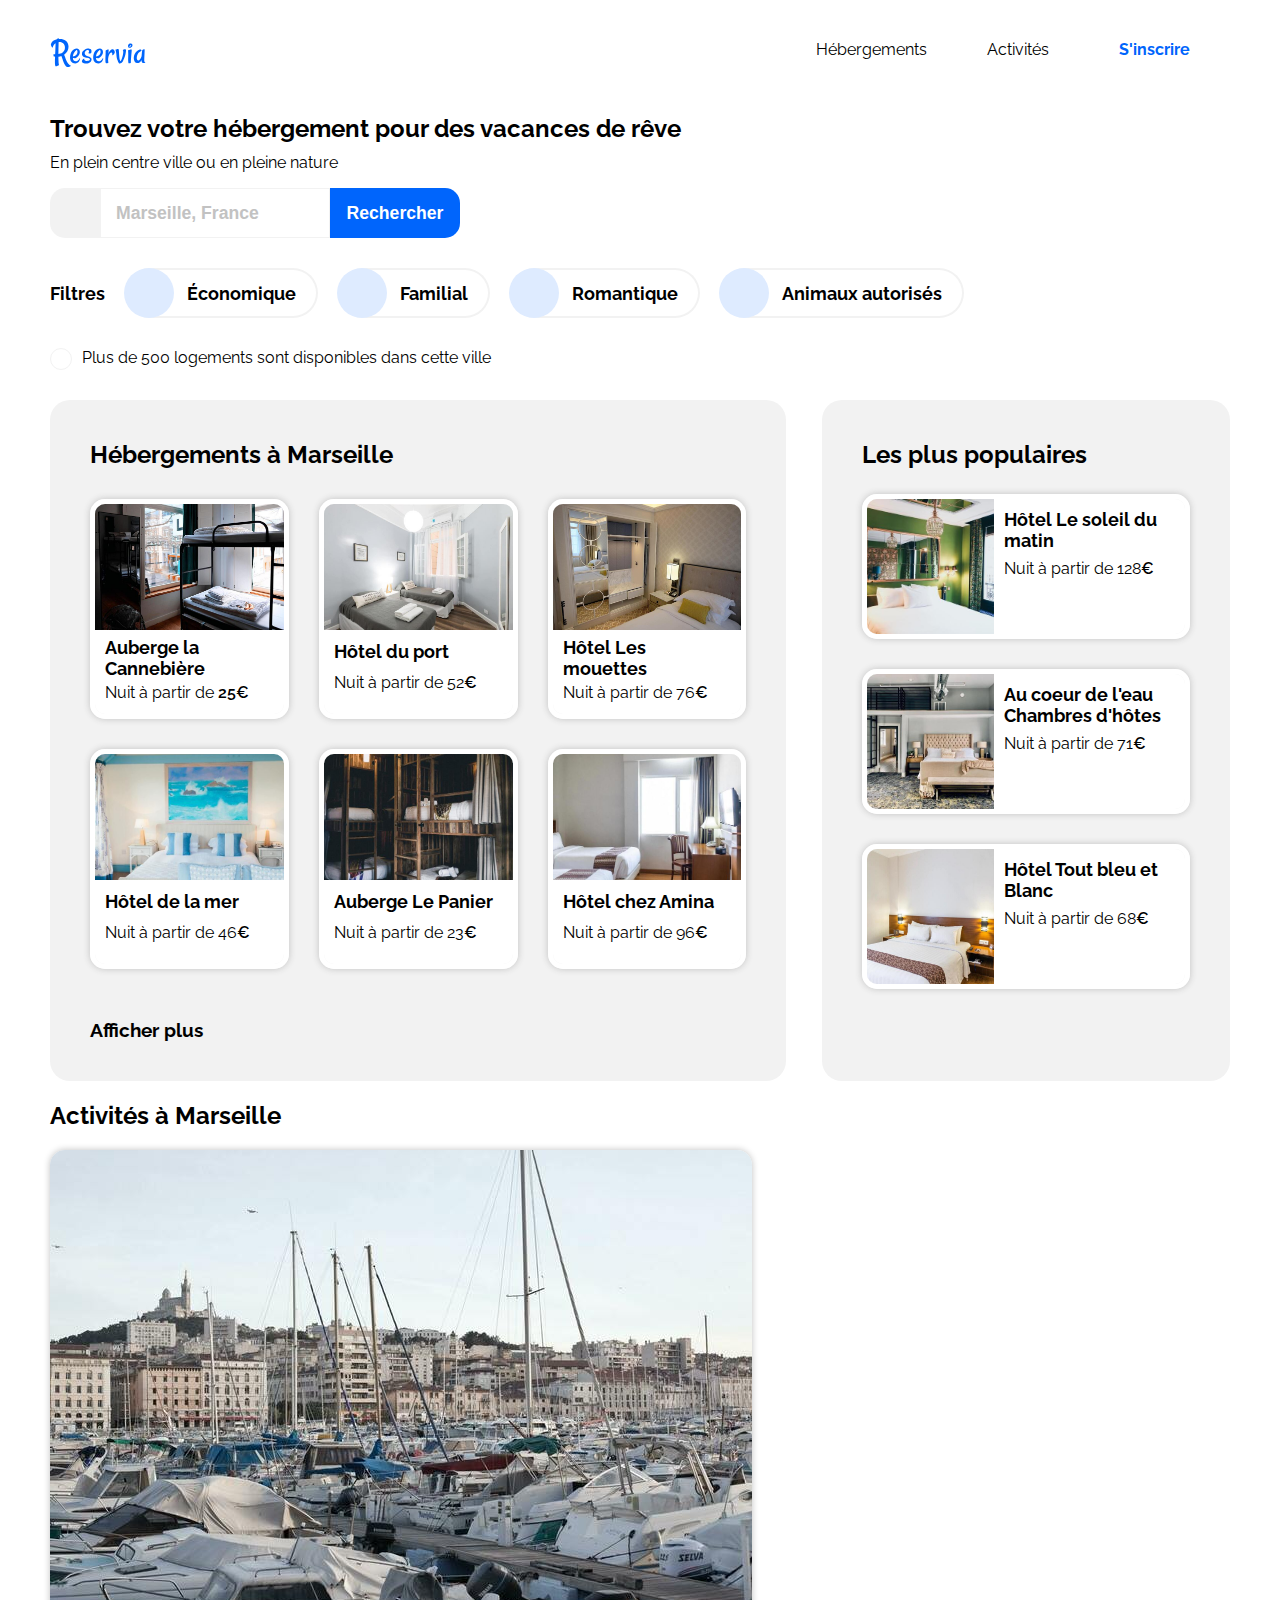
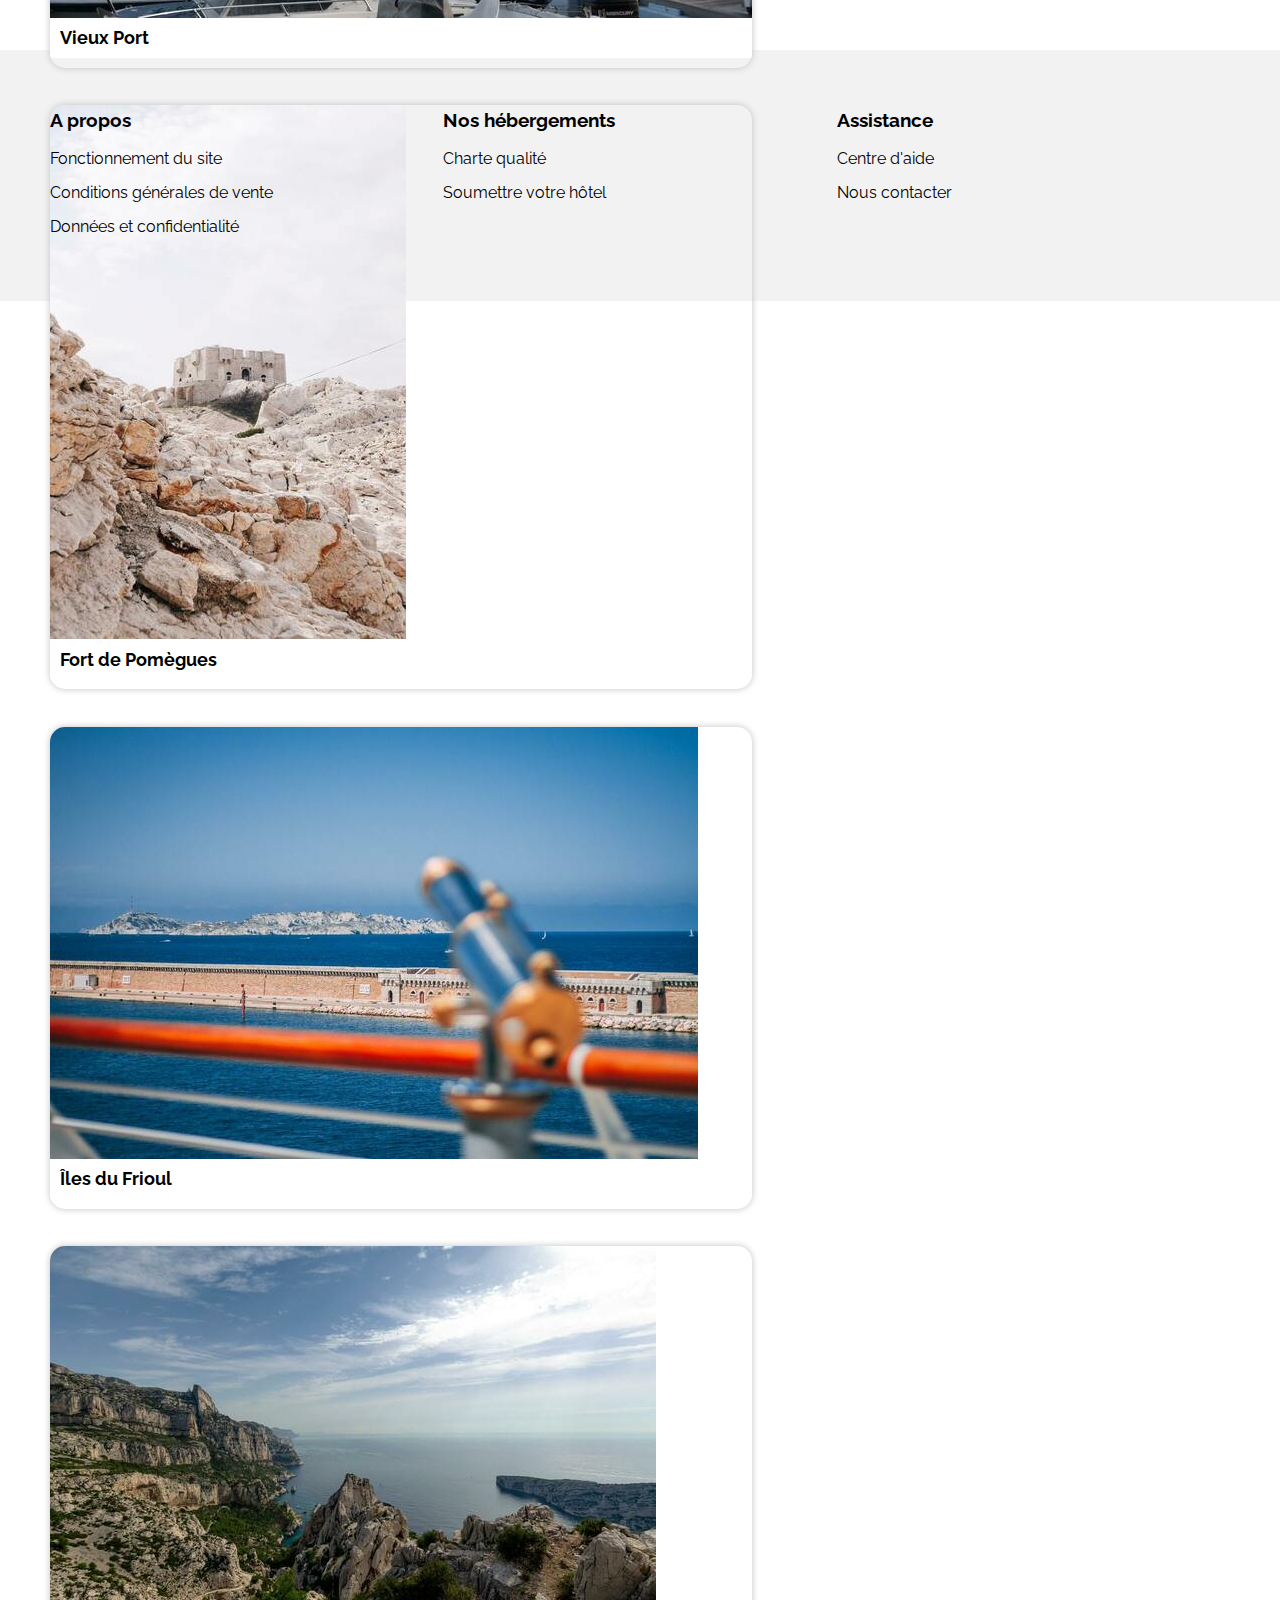
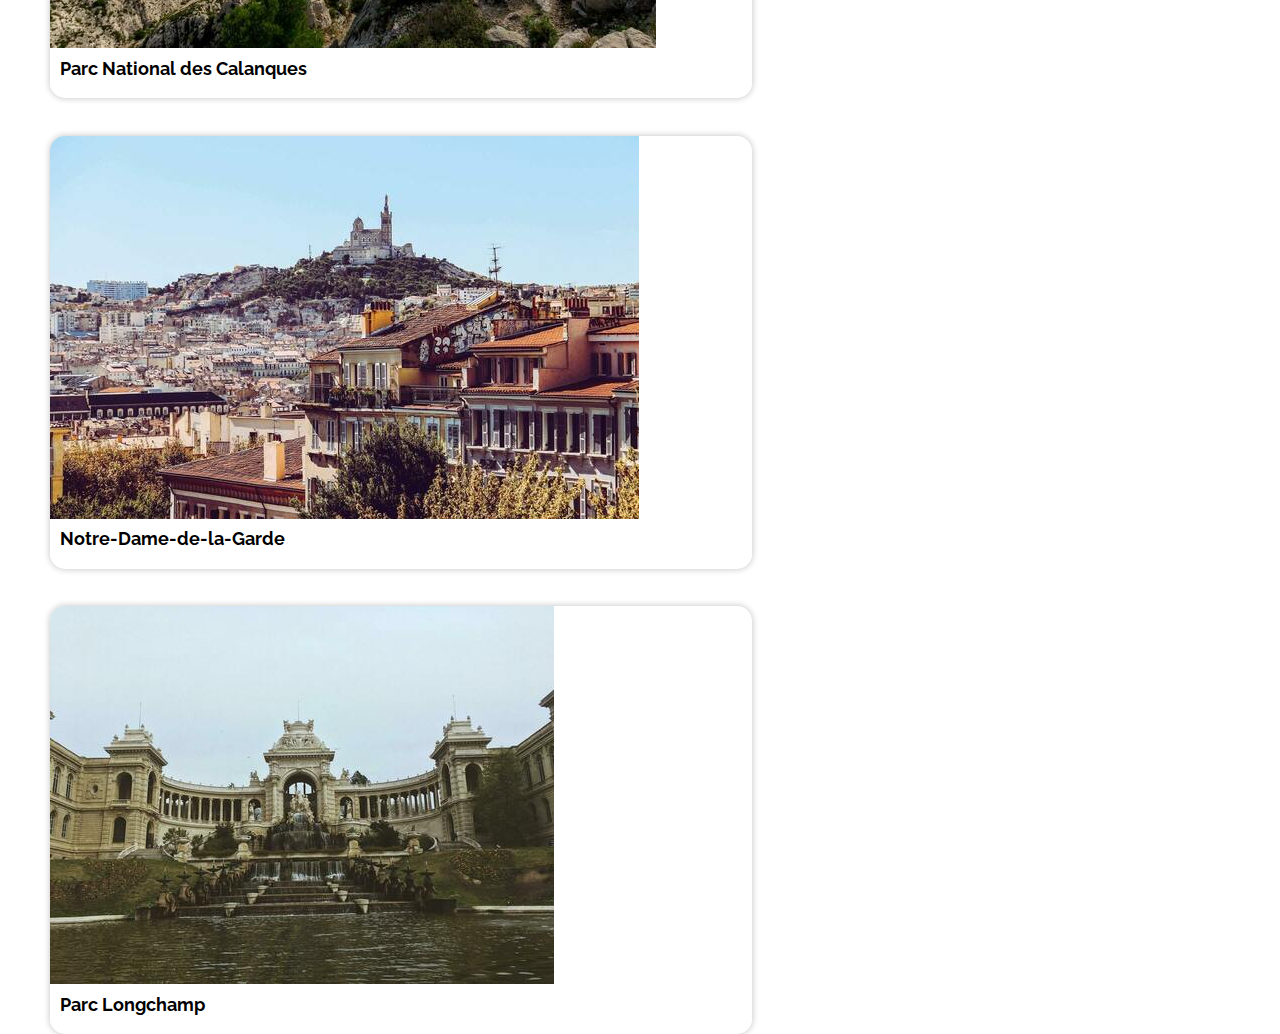
<file: index.html>
<!DOCTYPE html>
<html lang="fr">
  <head>
    <meta charset="UTF-8" />
    <meta http-equiv="X-UA-Compatible" content="IE=edge" />
    <meta name="viewport" content="width=device-width, initial-scale=1.0" />
    <link type="text/css" rel="stylesheet" href="reservia.css" />
    <link rel="preconnect" href="https://fonts.googleapis.com" />
    <link rel="preconnect" href="https://fonts.gstatic.com" crossorigin />
    <link
      type="text/css"
      href="https://fonts.googleapis.com/css2?family=Raleway&display=swap"
      rel="stylesheet"
    />
    <link
      type="text/css"
      href="https://kit-free.fontawesome.com/releases/latest/css/free-v4-shims.min.css"
      media="all"
      rel="stylesheet"
    />
    <link
      type="text/css"
      href="https://kit-free.fontawesome.com/releases/latest/css/free-v4-font-face.min.css"
      media="all"
      rel="stylesheet"
    />
    <link
      type="text/css"
      href="https://kit-free.fontawesome.com/releases/latest/css/free.min.css"
      media="all"
      rel="stylesheet"
    />
    <title>reservia</title>
  </head>

  <body>
    <div id="Principal-contain">
      <!-- Header -->
      <header>
        <div class="logo">
          <img src="images/logo/Reservia.svg" alt="Reservia" />
        </div>

        <!-- Navigation -->
        <nav class="navbar">
          <ul>
            <li><a href="#hotelsAnchor">Hébergements</a></li>
            <li><a href="#activitéAnchor">Activités</a></li>
          </ul>
        </nav>
        <a href="" class="signUp">S'inscrire</a>
      </header>

      <!-- Search-->
      <div class="search">
        <h2>Trouvez votre hébergement pour des vacances de rêve</h2>
        <p>En plein centre ville ou en pleine nature</p>
        <form class="searchBar" action="#" method="GET">
          <div class="containerMarker">
            <i class="fas fa-map-marker-alt"></i>
          </div>
          <input
            type="search"
            class="searchInput"
            placeholder="Marseille, France"
          />
          <button class="searchButton">
            <span>Rechercher</span>
            <i class="fas fa-search"></i>
          </button>
        </form>

        <!-- Filters -->
        <div class="filters">
          <div class="textFilter">Filtres</div>
          <div class="filterList">
            <div class="filter">
              <div class="iconFilter">
                <i class="fas fa-money-bill-wave"></i>
              </div>
              <span>Économique</span>
            </div>

            <div class="filter">
              <div class="iconFilter">
                <i class="fas fa-child"></i>
              </div>
              <span>Familial</span>
            </div>

            <div class="filter">
              <div class="iconFilter">
                <i class="fas fa-heart"></i>
              </div>
              <span>Romantique</span>
            </div>

            <div class="filter">
              <div class="iconFilter">
                <i class="fas fa-dog"></i>
              </div>
              <span>Animaux autorisés</span>
            </div>
          </div>
        </div>
        <div class="containerInfo">
          <div class="iconInfo">
            <i class="fas fa-info"></i>
          </div>
          Plus de 500 logements sont disponibles dans cette ville
        </div>
      </div>

      <!-- Hotels -->
      <div class="containerHotels">
        <section class="hotels">
          <h2 id="hotelsAnchor">Hébergements à Marseille</h2>
          <div class="hotelsTableau">
            <a href="#">
              <article class="cadrehotel">
                <img
                  src="images/hebergements/4_small/marcus-loke-WQJvWU_HZFo-unsplash.jpg"
                  alt="Photo d'une chambre avec un lit superposé et vu sur la ville"
                />
                <div class="hotelDescription">
                  <h3 class="hotelName">Auberge la Cannebière</h3>
                  <p>Nuit à partir de <span class="euros">25€</span></p>
                  <div class="hotel-etoile">
                    <i class="fas fa-star blueStar"></i>
                    <i class="fas fa-star blueStar"></i>
                    <i class="fas fa-star blueStar"></i>
                    <i class="fas fa-star blueStar"></i>
                    <i class="fas fa-star greyStar"></i>
                  </div>
                </div>
              </article>
            </a>

            <a href="#">
              <article class="cadrehotel">
                <img
                  src="images/hebergements/4_small/fred-kleber-gTbaxaVLvsg-unsplash.jpg"
                  alt="Photo d'une chambre avec deux lits simples"
                />
                <div class="hotelDescription">
                  <h3 class="hotelName">Hôtel du port</h3>
                  <p>Nuit à partir de 52<span class="euros">€</span></p>
                  <div class="hotel-etoile">
                    <i class="fas fa-star blueStar"></i>
                    <i class="fas fa-star blueStar"></i>
                    <i class="fas fa-star blueStar"></i>
                    <i class="fas fa-star blueStar"></i>
                    <i class="fas fa-star blueStar"></i>
                  </div>
                </div>
              </article>
            </a>

            <a href="#">
              <article class="cadrehotel">
                <img
                  src="images/hebergements/4_small/reisetopia-B8WIgxA_PFU-unsplash.jpg"
                  alt="Photo d'une chambre avec un lit simple"
                />
                <div class="hotelDescription">
                  <h3 class="hotelName">Hôtel Les mouettes</h3>
                  <p>Nuit à partir de 76<span class="euros">€</span></p>
                  <div class="hotel-etoile">
                    <i class="fas fa-star blueStar"></i>
                    <i class="fas fa-star blueStar"></i>
                    <i class="fas fa-star blueStar"></i>
                    <i class="fas fa-star blueStar"></i>
                    <i class="fas fa-star greyStar"></i>
                  </div>
                </div>
              </article>
            </a>

            <a href="#">
              <article class="cadrehotel">
                <img
                  src="images/hebergements/4_small/annie-spratt-Eg1qcIitAuA-unsplash.jpg"
                  alt="Photo d'une chambre avec un lit double sur le thème de la mer"
                />
                <div class="hotelDescription">
                  <h3 class="hotelName">Hôtel de la mer</h3>
                  <p>Nuit à partir de 46<span class="euros">€</span></p>
                  <div class="hotel-etoile">
                    <i class="fas fa-star blueStar"></i>
                    <i class="fas fa-star blueStar"></i>
                    <i class="fas fa-star blueStar"></i>
                    <i class="fas fa-star greyStar"></i>
                    <i class="fas fa-star greyStar"></i>
                  </div>
                </div>
              </article>
            </a>

            <a href="#">
              <article class="cadrehotel">
                <img
                  src="images/hebergements/4_small/nicate-lee-kT-ZyaiwBe0-unsplash.jpg"
                  alt="Photo d'une chambre d'auberge avec des lits superposés"
                />
                <div class="hotelDescription">
                  <h3 class="hotelName">Auberge Le Panier</h3>
                  <p>Nuit à partir de 23<span class="euros">€</span></p>
                  <div class="hotel-etoile">
                    <i class="fas fa-star blueStar"></i>
                    <i class="fas fa-star blueStar"></i>
                    <i class="fas fa-star blueStar"></i>
                    <i class="fas fa-star blueStar"></i>
                    <i class="fas fa-star greyStar"></i>
                  </div>
                </div>
              </article>
            </a>

            <a href="#">
              <article class="cadrehotel">
                <img
                  src="images/hebergements/4_small/febrian-zakaria-M6S1WvfW68A-unsplash.jpg"
                  alt="Photo d'une chambre avec 1 lit simple"
                />
                <div class="hotelDescription">
                  <h3 class="hotelName">Hôtel chez Amina</h3>
                  <p>Nuit à partir de 96<span class="euros">€</span></p>
                  <div class="hotel-etoile">
                    <i class="fas fa-star blueStar"></i>
                    <i class="fas fa-star blueStar"></i>
                    <i class="fas fa-star blueStar"></i>
                    <i class="fas fa-star blueStar"></i>
                    <i class="fas fa-star blueStar"></i>
                  </div>
                </div>
              </article>
            </a>
          </div>
          <a class="showMore" href="">Afficher plus</a>
        </section>

        <!-- Popular -->
        <section class="popular">
          <div class="popularIcone">
            <h2>Les plus populaires</h2>
            <i class="fas fa-chart-line"></i>
          </div>
          <div class="popularTableau">
            <a href="#">
              <article class="cadrepopulaire">
                <img
                  src="images/hebergements/4_small/emile-guillemot-Bj_rcSC5XfE-unsplash.jpg"
                  alt="Photo d'une chambre luxueuse avec un lit double"
                />
                <div class="popularDescription">
                  <div>
                    <h3 class="hotelName">Hôtel Le soleil du matin</h3>
                    <p>Nuit à partir de 128<span class="euros">€</span></p>
                  </div>
                  <div class="hotel-etoile">
                    <i class="fas fa-star blueStar"></i>
                    <i class="fas fa-star blueStar"></i>
                    <i class="fas fa-star blueStar"></i>
                    <i class="fas fa-star blueStar"></i>
                    <i class="fas fa-star blueStar"></i>
                  </div>
                </div>
              </article>
            </a>

            <a href="#">
              <article class="cadrepopulaire">
                <img
                  src="images/hebergements/4_small/aw-creative-VGs8z60yT2c-unsplash.jpg"
                  alt="Photo d'une chambre spacieuse avec un grand lit double"
                />
                <div class="popularDescription">
                  <div>
                    <h3 class="hotelName">
                      Au coeur de l'eau Chambres d'hôtes
                    </h3>
                    <p>Nuit à partir de 71<span class="euros">€</span></p>
                  </div>
                  <div class="hotel-etoile">
                    <i class="fas fa-star blueStar"></i>
                    <i class="fas fa-star blueStar"></i>
                    <i class="fas fa-star blueStar"></i>
                    <i class="fas fa-star blueStar"></i>
                    <i class="fas fa-star greyStar"></i>
                  </div>
                </div>
              </article>
            </a>

            <a href="#">
              <article class="cadrepopulaire">
                <img
                  src="images/hebergements/4_small/febrian-zakaria-sjvU0THccQA-unsplash.jpg"
                  alt="Photo d'une chambre avec un lit double"
                />
                <div class="popularDescription">
                  <div>
                    <h3 class="hotelName">Hôtel Tout bleu et Blanc</h3>
                    <p>Nuit à partir de 68<span class="euros">€</span></p>
                  </div>
                  <div class="hotel-etoile">
                    <i class="fas fa-star blueStar"></i>
                    <i class="fas fa-star blueStar"></i>
                    <i class="fas fa-star blueStar"></i>
                    <i class="fas fa-star blueStar"></i>
                    <i class="fas fa-star greyStar"></i>
                  </div>
                </div>
              </article>
            </a>
          </div>
        </section>
      </div>

      <!-- Activités -->
      <section class="Activites">
        <h2 id="activitéAnchor">Activités à Marseille</h2>
        <div class="activiteTableau">
          <a href="#" class="photo1-4">
            <div class="cadre-activites">
              <img
                src="images/activites/4_small/reno-laithienne-QUgJhdY5Fyk-unsplash.jpg"
                alt="Photo d'un port de plaisance rempli de bateaux"
              />
              <div class="activityDescription">Vieux Port</div>
            </div>
          </a>

          <a href="#" class="photo2-6">
            <div class="cadre-activites">
              <img
                src="images/activites/4_small/paul-hermann-QFTrLdQIRhI-unsplash.jpg"
                alt="Photo d'un fort entouré de roche grès"
              />
              <div class="activityDescription">Fort de Pomègues</div>
            </div>
          </a>

          <a href="#" class="photo3-5">
            <div class="cadre-activites">
              <img
                src="images/activites/4_small/kevin-hikari-rV_Qd1l-VXg-unsplash.jpg"
                alt="Photo d'une longue vue en premier plan, de la mer en second plan et d'une île en troisième plan"
              />
              <div class="activityDescription">Îles du Frioul</div>
            </div>
          </a>

          <a href="#" class="photo1-4">
            <div class="cadre-activites">
              <img
                src="images/activites/4_small/kilyan-sockalingum-NR8-cBCN3aI-unsplash.jpg"
                alt="Photo des calanques de Marseille"
              />
              <div class="activityDescription">Parc National des Calanques</div>
            </div>
          </a>

          <a href="#" class="photo3-5">
            <div class="cadre-activites">
              <img
                src="images/activites/4_small/florian-wehde-xW9e8gdotxI-unsplash.jpg"
                alt="Photo de Notre-Dame-de-la-Garde, une basilique mineure situé en haut d'une colline, entourée d'habitations"
              />
              <div class="activityDescription">Notre-Dame-de-la-Garde</div>
            </div>
          </a>

          <a href="#" class="photo2-6">
            <div class="cadre-activites">
              <img
                src="images/activites/4_small/lena-paulin-wH2-EJoDcV0-unsplash.jpg"
                alt="Photo d'un bâtiment aux pierres blanches et d'une fontaine"
              />
              <div class="activityDescription">Parc Longchamp</div>
            </div>
          </a>
        </div>
      </section>
    </div>

    <!-- Footer -->
    <footer>
      <div class="A propos">
        <h3>A propos</h3>
        <ul>
          <li><a href="#">Fonctionnement du site</a></li>
          <li><a href="#">Conditions générales de vente</a></li>
          <li><a href="#">Données et confidentialité</a></li>
        </ul>
      </div>
      <div class="hébergements">
        <h3>Nos hébergements</h3>
        <ul>
          <li><a href="#">Charte qualité</a></li>
          <li><a href="#">Soumettre votre hôtel</a></li>
        </ul>
      </div>
      <div class="assistance">
        <h3>Assistance</h3>
        <ul>
          <li><a href="#">Centre d'aide</a></li>
          <li><a href="#">Nous contacter</a></li>
        </ul>
      </div>
    </footer>
  </body>
</html>
</file>
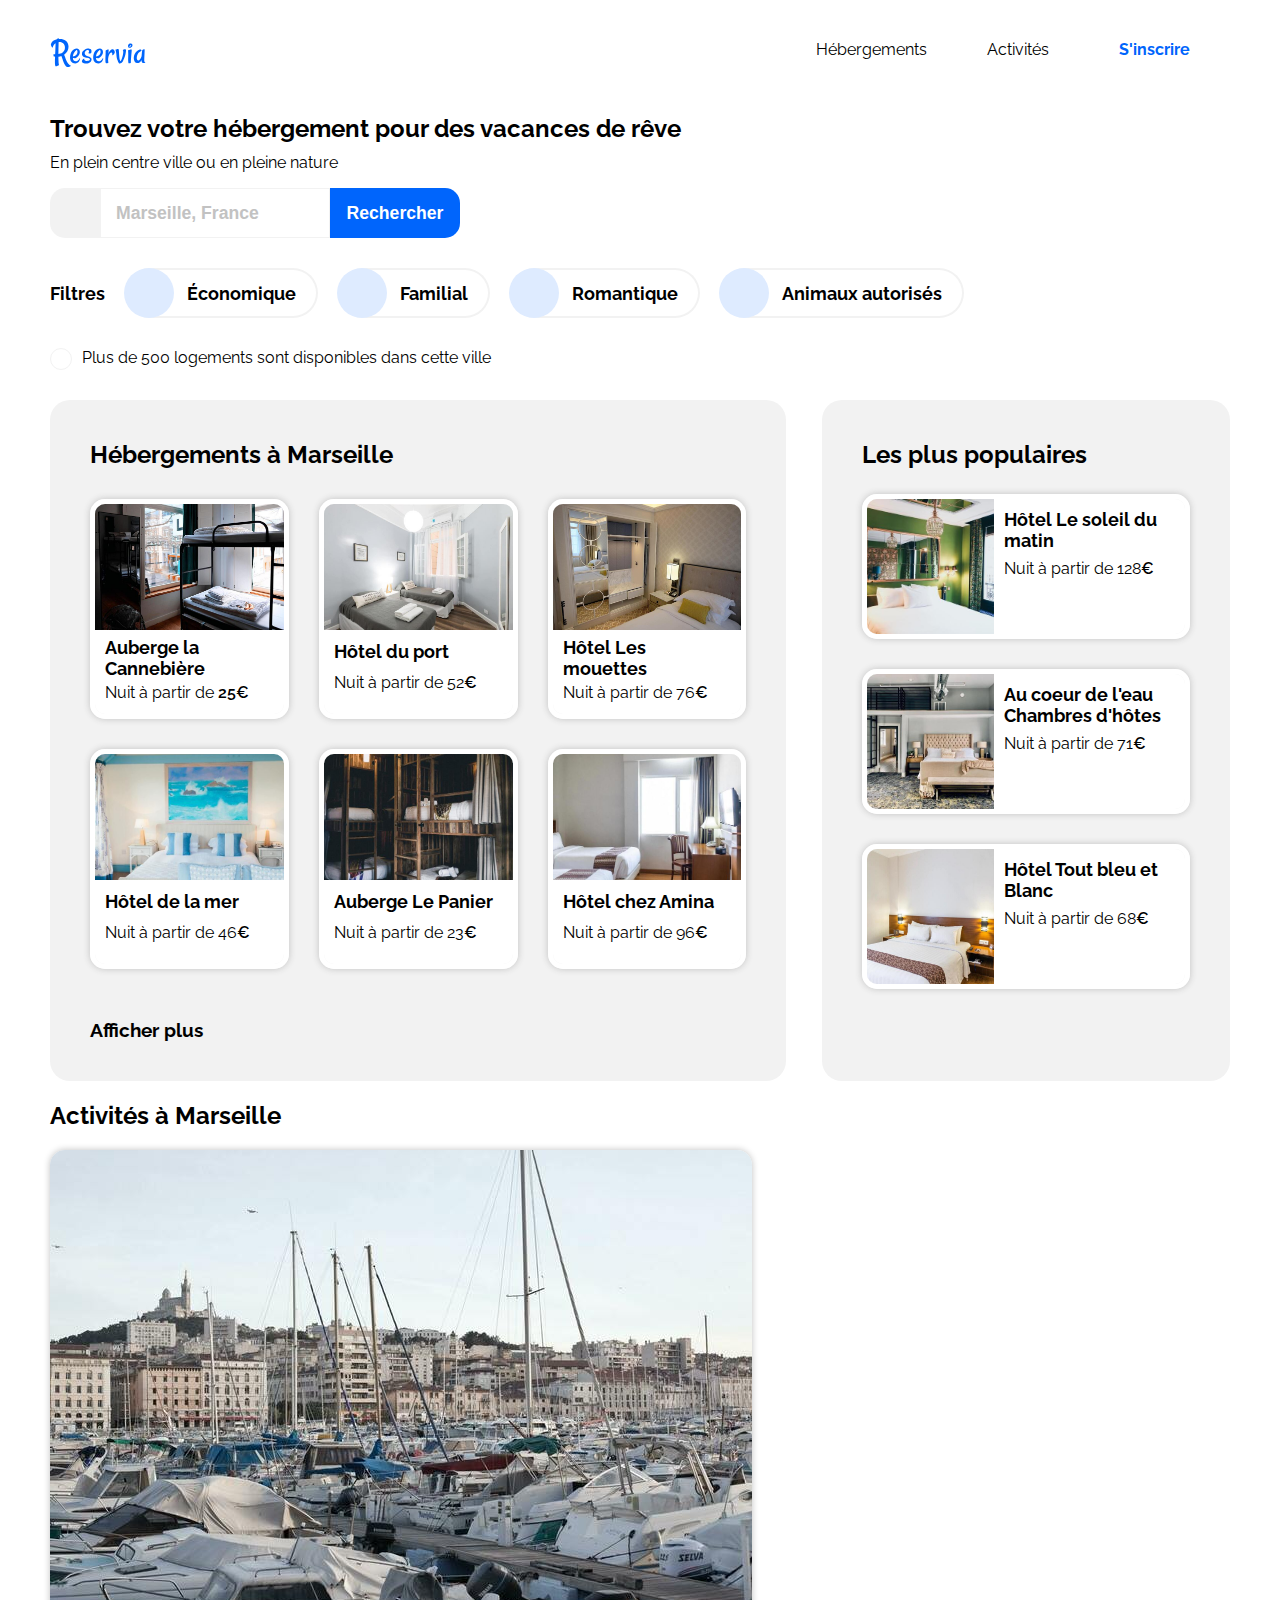
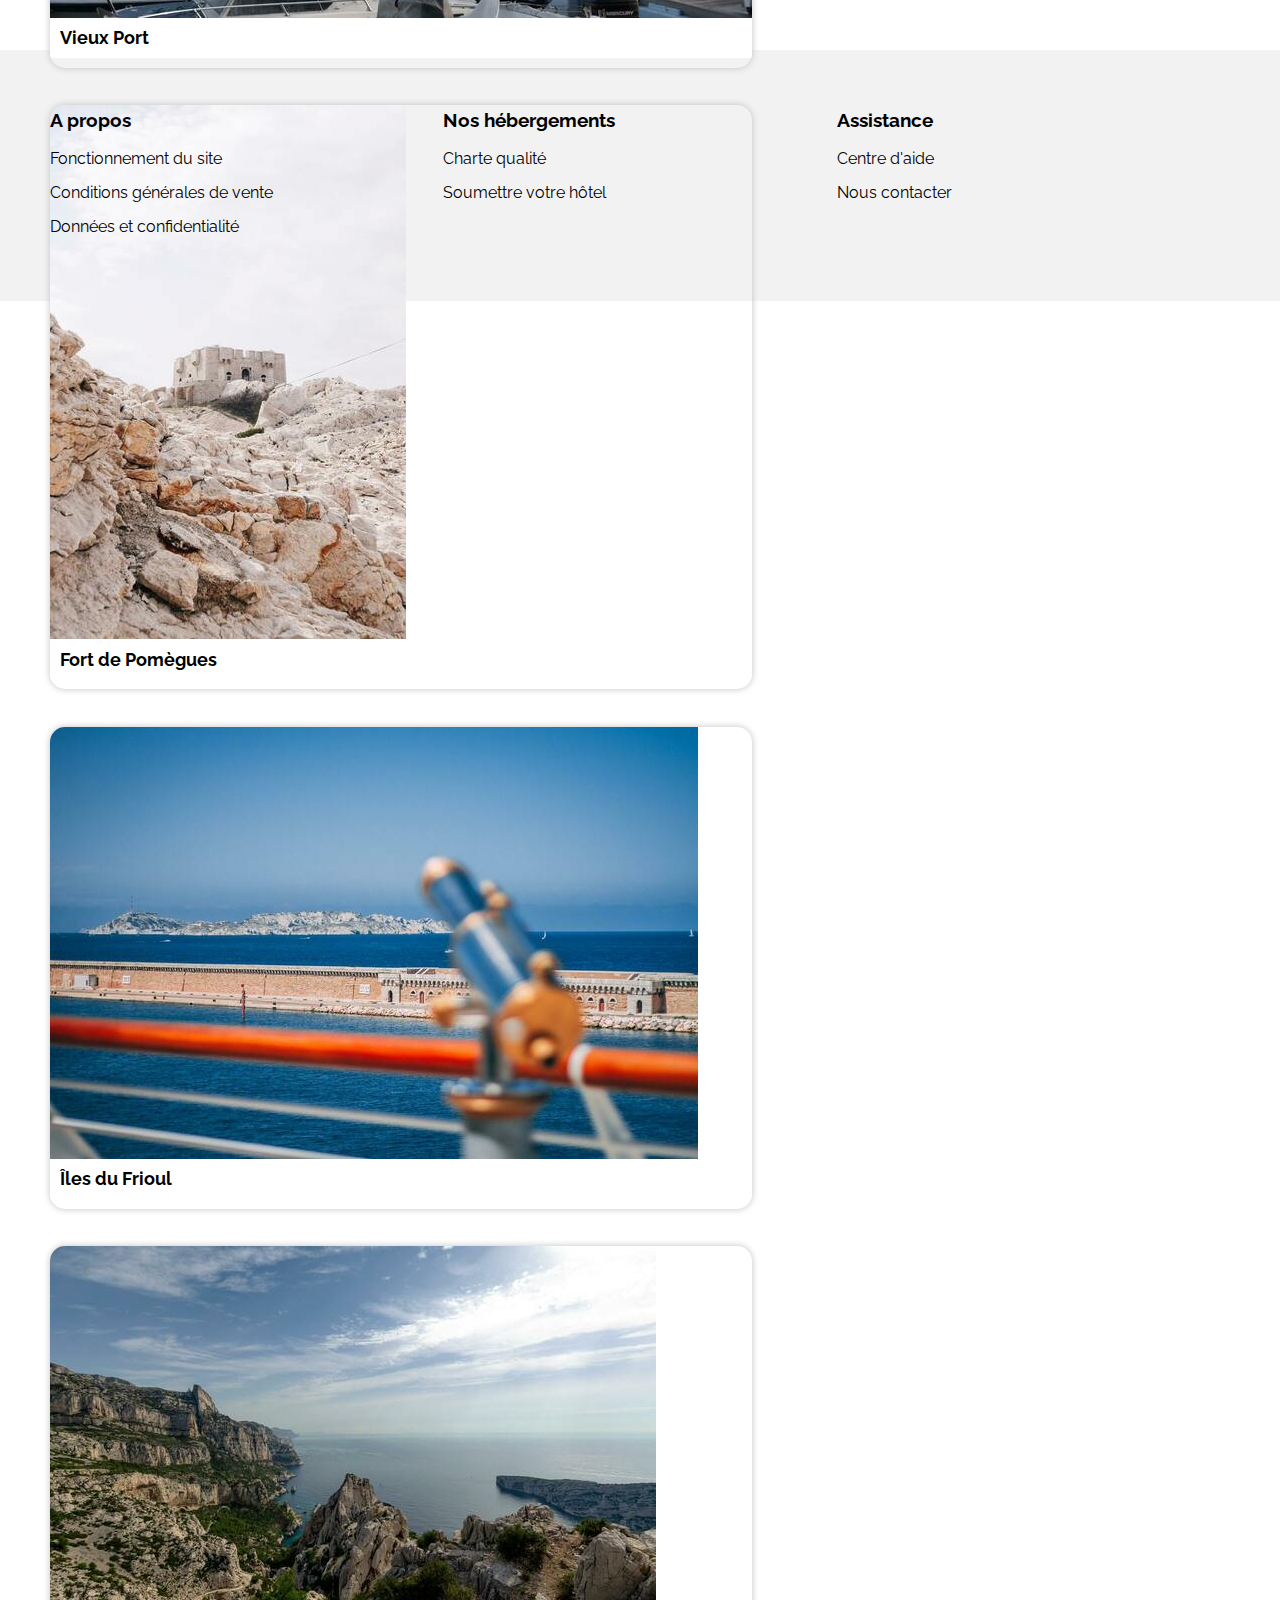
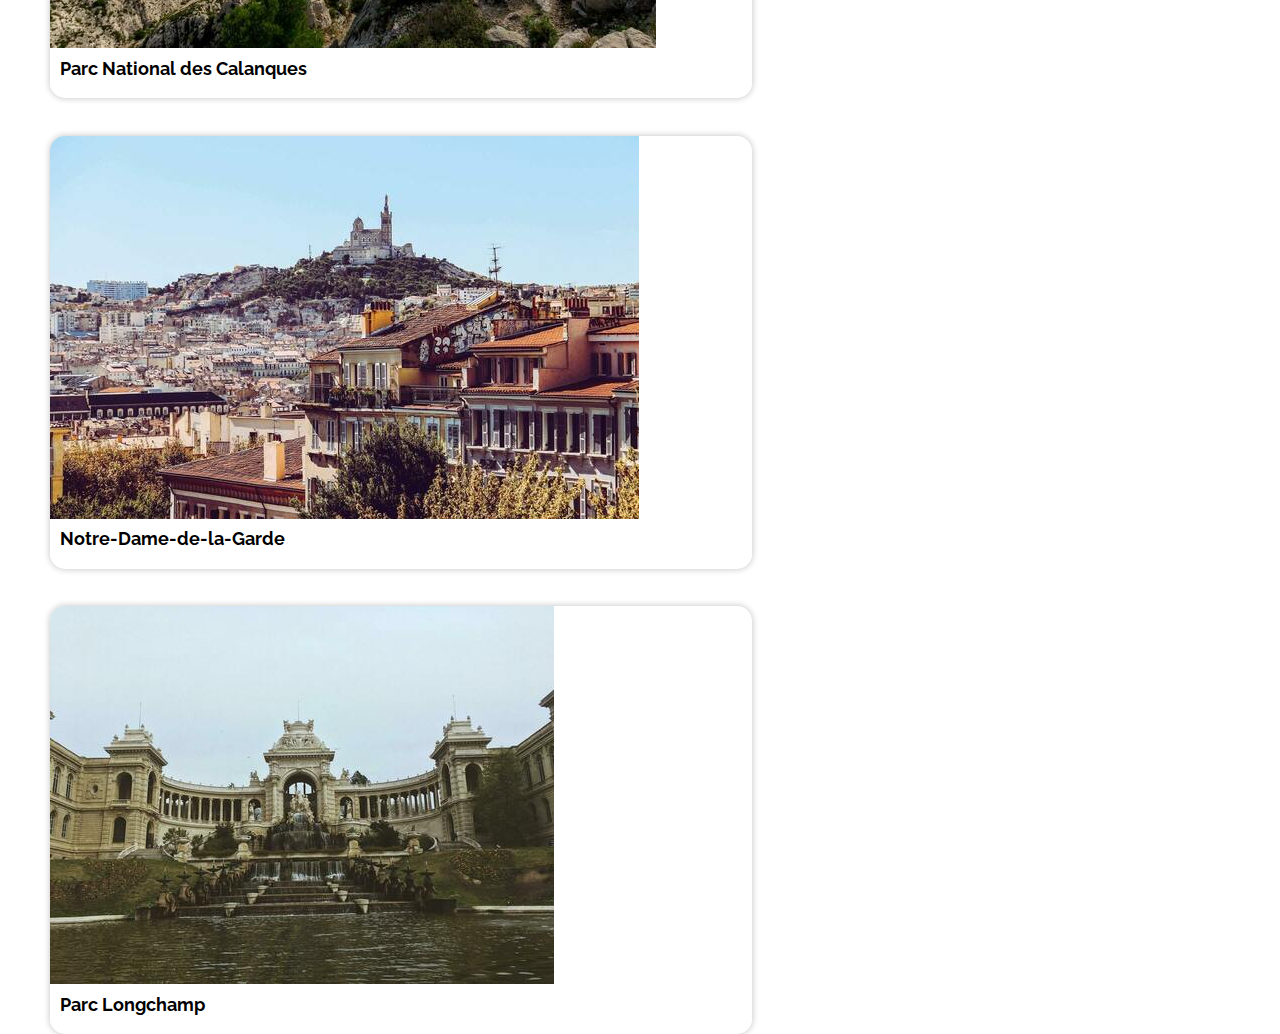
<file: reservia.html>
<!DOCTYPE html>
<html lang="fr">
  <head>
    <meta charset="UTF-8" />
    <meta http-equiv="X-UA-Compatible" content="IE=edge" />
    <meta name="viewport" content="width=device-width, initial-scale=1.0" />
    <link rel="stylesheet" href="reservia.css" />
    <link rel="preconnect" href="https://fonts.googleapis.com" />
    <link rel="preconnect" href="https://fonts.gstatic.com" crossorigin />
    <link
      href="https://fonts.googleapis.com/css2?family=Raleway&display=swap"
      rel="stylesheet"
    />
    <link
      href="https://kit-free.fontawesome.com/releases/latest/css/free-v4-shims.min.css"
      media="all"
      rel="stylesheet"
    />
    <link
      href="https://kit-free.fontawesome.com/releases/latest/css/free-v4-font-face.min.css"
      media="all"
      rel="stylesheet"
    />
    <link
      href="https://kit-free.fontawesome.com/releases/latest/css/free.min.css"
      media="all"
      rel="stylesheet"
    />
    <title>reservia</title>
  </head>

  <body>
    <div id="Principal-contain">
      <!-- Header -->
      <header>
        <div class="logo">
          <img src="images/logo/Reservia.svg" alt="Reservia" />
        </div>

        <!-- Navigation -->
        <nav class="navbar">
          <ul>
            <li><a href="#hotelsAnchor">Hébergements</a></li>
            <li><a href="#activitéAnchor">Activités</a></li>
          </ul>
        </nav>
        <a href="" class="signUp">S'inscrire</a>
      </header>

      <!-- Search-->
      <div class="search">
        <h2>Trouvez votre hébergement pour des vacances de rêve</h2>
        <p>En plein centre ville ou en pleine nature</p>
        <form class="searchBar" action="#" method="GET">
          <div class="containerMarker">
            <i class="fas fa-map-marker-alt"></i>
          </div>
          <input
            type="search"
            class="searchInput"
            placeholder="Marseille, France"
          />
          <button class="searchButton">
            <span>Rechercher</span>
            <i class="fas fa-search"></i>
          </button>
        </form>

        <!-- Filters -->
        <div class="filters">
          <div class="textFilter">Filtres</div>
          <div class="filterList">
            <div class="filter">
              <div class="iconFilter">
                <i class="fas fa-money-bill-wave"></i>
              </div>
              <span>Économique</span>
            </div>

            <div class="filter">
              <div class="iconFilter">
                <i class="fas fa-child"></i>
              </div>
              <span>Familial</span>
            </div>

            <div class="filter">
              <div class="iconFilter">
                <i class="fas fa-heart"></i>
              </div>
              <span>Romantique</span>
            </div>

            <div class="filter">
              <div class="iconFilter">
                <i class="fas fa-dog"></i>
              </div>
              <span>Animaux autorisés</span>
            </div>
          </div>
        </div>
        <div class="containerInfo">
          <div class="iconInfo">
            <i class="fas fa-info"></i>
          </div>
          Plus de 500 logements sont disponibles dans cette ville
        </div>
      </div>

      <!-- Hotels -->
      <div class="containerHotels">
        <section class="hotels">
          <h2 id="hotelsAnchor">Hébergements à Marseille</h2>
          <div class="hotelsTableau">
            <a href="#">
              <article class="cadrehotel">
                <img
                  src="images/hebergements/4_small/marcus-loke-WQJvWU_HZFo-unsplash.jpg"
                  alt="Photo d'une chambre avec un lit superposé et vu sur la ville"
                />
                <div class="hotelDescription">
                  <h3 class="hotelName">Auberge la Cannebière</h3>
                  <p>Nuit à partir de <span class="euros">25€</span></p>
                  <div class="hotel-etoile">
                    <i class="fas fa-star blueStar"></i>
                    <i class="fas fa-star blueStar"></i>
                    <i class="fas fa-star blueStar"></i>
                    <i class="fas fa-star blueStar"></i>
                    <i class="fas fa-star greyStar"></i>
                  </div>
                </div>
              </article>
            </a>

            <a href="#">
              <article class="cadrehotel">
                <img
                  src="images/hebergements/4_small/fred-kleber-gTbaxaVLvsg-unsplash.jpg"
                  alt="Photo d'une chambre avec deux lits simples"
                />
                <div class="hotelDescription">
                  <h3 class="hotelName">Hôtel du port</h3>
                  <p>Nuit à partir de 52<span class="euros">€</span></p>
                  <div class="hotel-etoile">
                    <i class="fas fa-star blueStar"></i>
                    <i class="fas fa-star blueStar"></i>
                    <i class="fas fa-star blueStar"></i>
                    <i class="fas fa-star blueStar"></i>
                    <i class="fas fa-star blueStar"></i>
                  </div>
                </div>
              </article>
            </a>

            <a href="#">
              <article class="cadrehotel">
                <img
                  src="images/hebergements/4_small/reisetopia-B8WIgxA_PFU-unsplash.jpg"
                  alt="Photo d'une chambre avec un lit simple"
                />
                <div class="hotelDescription">
                  <h3 class="hotelName">Hôtel Les mouettes</h3>
                  <p>Nuit à partir de 76<span class="euros">€</span></p>
                  <div class="hotel-etoile">
                    <i class="fas fa-star blueStar"></i>
                    <i class="fas fa-star blueStar"></i>
                    <i class="fas fa-star blueStar"></i>
                    <i class="fas fa-star blueStar"></i>
                    <i class="fas fa-star greyStar"></i>
                  </div>
                </div>
              </article>
            </a>

            <a href="#">
              <article class="cadrehotel">
                <img
                  src="images/hebergements/4_small/annie-spratt-Eg1qcIitAuA-unsplash.jpg"
                  alt="Photo d'une chambre avec un lit double sur le thème de la mer"
                />
                <div class="hotelDescription">
                  <h3 class="hotelName">Hôtel de la mer</h3>
                  <p>Nuit à partir de 46<span class="euros">€</span></p>
                  <div class="hotel-etoile">
                    <i class="fas fa-star blueStar"></i>
                    <i class="fas fa-star blueStar"></i>
                    <i class="fas fa-star blueStar"></i>
                    <i class="fas fa-star greyStar"></i>
                    <i class="fas fa-star greyStar"></i>
                  </div>
                </div>
              </article>
            </a>

            <a href="#">
              <article class="cadrehotel">
                <img
                  src="images/hebergements/4_small/nicate-lee-kT-ZyaiwBe0-unsplash.jpg"
                  alt="Photo d'une chambre d'auberge avec des lits superposés"
                />
                <div class="hotelDescription">
                  <h3 class="hotelName">Auberge Le Panier</h3>
                  <p>Nuit à partir de 23<span class="euros">€</span></p>
                  <div class="hotel-etoile">
                    <i class="fas fa-star blueStar"></i>
                    <i class="fas fa-star blueStar"></i>
                    <i class="fas fa-star blueStar"></i>
                    <i class="fas fa-star blueStar"></i>
                    <i class="fas fa-star greyStar"></i>
                  </div>
                </div>
              </article>
            </a>

            <a href="#">
              <article class="cadrehotel">
                <img
                  src="images/hebergements/4_small/febrian-zakaria-M6S1WvfW68A-unsplash.jpg"
                  alt="Photo d'une chambre avec 1 lit simple"
                />
                <div class="hotelDescription">
                  <h3 class="hotelName">Hôtel chez Amina</h3>
                  <p>Nuit à partir de 96<span class="euros">€</span></p>
                  <div class="hotel-etoile">
                    <i class="fas fa-star blueStar"></i>
                    <i class="fas fa-star blueStar"></i>
                    <i class="fas fa-star blueStar"></i>
                    <i class="fas fa-star blueStar"></i>
                    <i class="fas fa-star blueStar"></i>
                  </div>
                </div>
              </article>
            </a>
          </div>
          <a class="showMore" href="">Afficher plus</a>
        </section>

        <!-- Popular -->
        <section class="popular">
          <div class="popularIcone">
            <h2>Les plus populaires</h2>
            <i class="fas fa-chart-line"></i>
          </div>
          <div class="popularTableau">
            <a href="#">
              <article class="cadrepopulaire">
                <img
                  src="images/hebergements/4_small/emile-guillemot-Bj_rcSC5XfE-unsplash.jpg"
                  alt="Photo d'une chambre luxueuse avec un lit double"
                />
                <div class="popularDescription">
                  <div>
                    <h3 class="hotelName">Hôtel Le soleil du matin</h3>
                    <p>Nuit à partir de 128<span class="euros">€</span></p>
                  </div>
                  <div class="hotel-etoile">
                    <i class="fas fa-star blueStar"></i>
                    <i class="fas fa-star blueStar"></i>
                    <i class="fas fa-star blueStar"></i>
                    <i class="fas fa-star blueStar"></i>
                    <i class="fas fa-star blueStar"></i>
                  </div>
                </div>
              </article>
            </a>

            <a href="#">
              <article class="cadrepopulaire">
                <img
                  src="images/hebergements/4_small/aw-creative-VGs8z60yT2c-unsplash.jpg"
                  alt="Photo d'une chambre spacieuse avec un grand lit double"
                />
                <div class="popularDescription">
                  <div>
                    <h3 class="hotelName">
                      Au coeur de l'eau Chambres d'hôtes
                    </h3>
                    <p>Nuit à partir de 71<span class="euros">€</span></p>
                  </div>
                  <div class="hotel-etoile">
                    <i class="fas fa-star blueStar"></i>
                    <i class="fas fa-star blueStar"></i>
                    <i class="fas fa-star blueStar"></i>
                    <i class="fas fa-star blueStar"></i>
                    <i class="fas fa-star greyStar"></i>
                  </div>
                </div>
              </article>
            </a>

            <a href="#">
              <article class="cadrepopulaire">
                <img
                  src="images/hebergements/4_small/febrian-zakaria-sjvU0THccQA-unsplash.jpg"
                  alt="Photo d'une chambre avec un lit double"
                />
                <div class="popularDescription">
                  <div>
                    <h3 class="hotelName">Hôtel Tout bleu et Blanc</h3>
                    <p>Nuit à partir de 68<span class="euros">€</span></p>
                  </div>
                  <div class="hotel-etoile">
                    <i class="fas fa-star blueStar"></i>
                    <i class="fas fa-star blueStar"></i>
                    <i class="fas fa-star blueStar"></i>
                    <i class="fas fa-star blueStar"></i>
                    <i class="fas fa-star greyStar"></i>
                  </div>
                </div>
              </article>
            </a>
          </div>
        </section>
      </div>

      <!-- Activités -->
      <section class="Activites">
        <h2 id="activitéAnchor">Activités à Marseille</h2>
        <div class="activiteTableau">
          <a href="#" class="photo1-4">
            <div class="cadre-activites">
              <img
                src="images/activites/4_small/reno-laithienne-QUgJhdY5Fyk-unsplash.jpg"
                alt="Photo d'un port de plaisance rempli de bateaux"
              />
              <div class="activityDescription">Vieux Port</div>
            </div>
          </a>

          <a href="#" class="photo2-6">
            <div class="cadre-activites">
              <img
                src="images/activites/4_small/paul-hermann-QFTrLdQIRhI-unsplash.jpg"
                alt="Photo d'un fort entouré de roche grès"
              />
              <div class="activityDescription">Fort de Pomègues</div>
            </div>
          </a>

          <a href="#" class="photo3-5">
            <div class="cadre-activites">
              <img
                src="images/activites/4_small/kevin-hikari-rV_Qd1l-VXg-unsplash.jpg"
                alt="Photo d'une longue vue en premier plan, de la mer en second plan et d'une île en troisième plan"
              />
              <div class="activityDescription">Îles du Frioul</div>
            </div>
          </a>

          <a href="#" class="photo1-4">
            <div class="cadre-activites">
              <img
                src="images/activites/4_small/kilyan-sockalingum-NR8-cBCN3aI-unsplash.jpg"
                alt="Photo des calanques de Marseille"
              />
              <div class="activityDescription">Parc National des Calanques</div>
            </div>
          </a>

          <a href="#" class="photo3-5">
            <div class="cadre-activites">
              <img
                src="images/activites/4_small/florian-wehde-xW9e8gdotxI-unsplash.jpg"
                alt="Photo de Notre-Dame-de-la-Garde, une basilique mineure situé en haut d'une colline, entourée d'habitations"
              />
              <div class="activityDescription">Notre-Dame-de-la-Garde</div>
            </div>
          </a>

          <a href="#" class="photo2-6">
            <div class="cadre-activites">
              <img
                src="images/activites/4_small/lena-paulin-wH2-EJoDcV0-unsplash.jpg"
                alt="Photo d'un bâtiment aux pierres blanches et d'une fontaine"
              />
              <div class="activityDescription">Parc Longchamp</div>
            </div>
          </a>
        </div>
      </section>
    </div>


    <!-- Footer -->
    <footer>
      <div class="A propos">
        <h3>A propos</h3>
        <ul>
          <li><a href="#">Fonctionnement du site</a></li>
          <li><a href="#">Conditions générales de vente</a></li>
          <li><a href="#">Données et confidentialité</a></li>
        </ul>
      </div>
      <div class="hébergements">
        <h3>Nos hébergements</h3>
        <ul>
          <li><a href="#">Charte qualité</a></li>
          <li><a href="#">Soumettre votre hôtel</a></li>
        </ul>
      </div>
      <div class="assistance">
        <h3>Assistance</h3>
        <ul>
          <li><a href="#">Centre d'aide</a></li>
          <li><a href="#">Nous contacter</a></li>
        </ul>
      </div>
    </footer>
  </body>
</html>
</file>
<file: reservia.css>
/* General */

body {
  max-width: 1500px;
  margin: auto;
  box-sizing: border-box;
  font-family: "Raleway", sans-serif;
}

#Principal-contain {
  margin: 0 50px 50px;
}

ul {
  list-style-type: none;
  padding: 0;
  margin: 0;
}

a {
  text-decoration: none;
  color: inherit;
}

h2 {
  font-weight: 700;
}

.euros {
  font-weight: 600;
}

/* Header */

header {
  justify-content: space-between;
  margin-bottom: 35px;
  display: flex;
}

.logo {
  margin-top: 30px;
  flex: 1;
}

.navbar {
  display: flex;
}

.navbar ul {
  display: flex;
}
nav li {
  padding-top: 40px;
}

nav a {
  padding: 40px 30px 0;
}

.signUp {
  color: #0065fc;
  font-weight: 700;
  padding: 40px 40px 0;
}

nav li a:hover {
  color: #0065fc;
  border-top: 2px solid #0065fc;
  padding-top: 38px;
}

/* Search bar */

.search {
  margin-bottom: 30px;
}

.search h2 {
  margin-bottom: 10px;
}

.search p {
  margin-top: 10px;
}

.searchBar {
  margin-bottom: 30px;
  height: 50px;
  display: flex;
}

.containerMarker {
  background-color: #f2f2f2;
  border-radius: 15px 0 0 15px;
  width: 50px;
  flex-shrink: 0;
  display: flex;
}

.containerMarker i {
  margin: auto;
  font-size: 1.2rem;
}

.searchInput {
  border: 1px solid #f2f2f2;
  padding: 0 0 0 15px;
  font-size: 1.1rem;
  font-weight: 600;
  width: 230px;
}

.searchInput::placeholder {
  color: #c2c2c2;
}

.searchButton {
  width: 130px;
  background-color: #0065fc;
  border: none;
  padding: 0;
  border-radius: 0 15px 15px 0;
  color: #fff;
  font-weight: 600;
  font-size: 1.1rem;
  cursor: pointer;
  flex-shrink: 0;
}

.searchButton i {
  display: none;
}

/* Filters */

.textFilter {
  align-self: center;
}

.filters {
  flex-wrap: wrap;
  font-weight: 700;
  font-size: 1.1rem;
  margin-bottom: 30px;
  display: flex;
}

.filter {
  align-items: center;
  height: 46px;
  border: 2px solid #f2f2f2;
  border-left: none;
  margin-left: 20px;
  padding-right: 20px;
  border-radius: 25px;
  display: flex;
}

.filter span {
  padding-left: 12px;
}

.filter:hover {
  cursor: pointer;
  border-color: #0065fc;
  color: #0065fc;
}

.filterList {
  flex-wrap: wrap;
  display: flex;
}

.iconFilter {
  position: relative;
  right: 1px;
  width: 50px;
  height: 50px;
  border-radius: 50%;
  background-color: #deebff;
  display: flex;
}

.iconFilter i {
  margin: auto;
  color: #0065fc;
}

.containerInfo {
  display: flex;
}

.iconInfo {
  height: 20px;
  width: 20px;
  border: 1px solid #f2f2f2;
  border-radius: 1rem;
  margin-right: 10px;
  display: flex;
}

.iconInfo i {
  margin: auto;
  font-size: 0.9rem;
  color: #0065fc;
}

/* Hotels */
.containerHotels {
  display: flex;
}

.hotels,
.popular {
  background-color: #f2f2f2;
  border-radius: 20px;
  padding: 40px;
}

.hotels {
  flex: 2;
}

.hotels > h2 {
  margin: 0;
}

.hotelsTableau {
  display: grid;
  grid-template: repeat(2, 1fr) / repeat(3, 1fr);
  gap: 30px;
  margin: 30px 0 50px;
}

.cadrehotel {
  display: grid;
  height: 220px;
  grid-template-rows: 1fr 40%;
  box-sizing: border-box;
  border: 5px solid #fff;
  border-radius: 15px;
  overflow: hidden;
  box-shadow: 0 0 7px #c1c1c1;
}

.cadrehotel img {
  width: 100%;
  height: 126px;
  object-fit: cover;
}

.hotelDescription {
  flex-direction: column;
  justify-content: space-around;
  background-color: #fff;
  padding: 5px 10px;
  display: flex;
}

.hotelDescription p {
  margin: 0;
}

.hotel-etoile {
  word-spacing: -1ch;
}

.fa-star {
  font-size: 0.8rem;
  letter-spacing: 2px;
}

.blueStar {
  color: #0065fc;
}

.greyStar {
  color: #f2f2f2;
}

.showMore {
  font-weight: 700;
  font-size: 1.2rem;
}

/* Popular */

.popular {
  flex: 1;
  margin-left: 3%;
}

.popularIcone {
  justify-content: space-between;
  align-items: baseline;
  display: flex;
}

.popularIcone h2 {
  margin-top: 0;
  margin-bottom: 25px;
}

.popularIcone i {
  font-size: 1.5rem;
}

.cadrepopulaire {
  height: 145px;
  border: 5px solid #fff;
  border-radius: 15px;
  margin-bottom: 30px;
  box-shadow: 0 0 7px #c1c1c1;
  box-sizing: border-box;
  overflow: hidden;
  display: flex;
}

.cadrepopulaire img {
  width: 40%;
  height: 100%;
  object-fit: cover;
}

.popularDescription {
  flex: 1;
  background-color: #fff;
  flex-direction: column;
  justify-content: space-between;
  padding: 10px;
  display: flex;
}

.hotelName {
  margin: 0;
  font-weight: 700;
  font-size: 1.1rem;
}

.popularDescription .hotelName + p {
  margin-top: 8px;
  margin-bottom: 0;
}

/* Activités */

.activiteTableau {
  display: grid;
  grid-template: repeat(12, 1fr) / repeat(4, 1fr);
  gap: 37.5px;
  height: 450px;
  grid-auto-flow: column;
}

.photo1 {
  grid-row-end: span 13;
}

.photo2 {
  grid-row-end: span 7;
}

.photo3 {
  grid-row-end: span 6;
}

.photo4 {
  grid-row-end: span 13;
}

.photo5 {
  grid-row-end: span 6;
}

.photo6 {
  grid-row-end: span 7;
}

.activite-image {
  grid-row-start: 1;
  grid-row-end: 5;
}
.cadre-activites {
  display: grid;
  grid-template-rows: 1fr 50px;
  height: 100%;
  box-sizing: border-box;
  border-radius: 15px;
  overflow: hidden;
  box-shadow: 0 0 7px #c1c1c1;
}

.activite-image1-4 img {
  width: 100%;
  object-fit: cover;
  height: 98%;
}

.activite-image img {
  width: 100%;
  object-fit: cover;
  height: 90%;
}

.activityDescription {
  align-self: center;
  background-color: #fff;
  padding-left: 10px;
  font-size: 1.1rem;
  font-weight: 700;
  padding-bottom: 10px;
}

/* Footer */

footer {
  display: flex;
  padding: 40px 50px 50px;
  background-color: #f2f2f2;
}

footer div {
  flex: 1;
}

footer li {
  margin-bottom: 15px;
}

footer a:hover {
  font-weight: 600;
  color: #0065fc;
}

@media only screen and (max-width: 1024px) {
  .hotels {
    flex: 1.5;
  }

  .hotelsTableau {
    grid-template: repeat(3, 1fr) / repeat(2, 1fr);
    margin: 30px 0;
  }
}

/* Tablet version */
@media only screen and (max-width: 768px) {
  /* filters - Tablet */
  .filters {
    flex-direction: column;
  }

  .textFilter {
    align-self: auto;
    margin-bottom: 15px;
  }

  .filter {
    margin: 0 1rem 1rem 0;
  }

  /* Hotels - Tablet */

  .hotels {
    order: 2;
  }

  .containerHotels {
    flex-direction: column;
    display: flex;
  }

  /* Popular - Tablet */

  .popular {
    margin: 0 0 20px;
  }

  .cadrepopulaire {
    height: 180px;
    display: flex;
  }

  .popularDescription .hotelName {
    font-size: 1.4rem;
  }

  .popularDescription p {
    font-size: 1.2rem;
  }

  .popularDescription .fa-star {
    font-size: 1rem;
  }

  /* Activités - Tablet */

  .activiteTableau {
    height: auto;
  }

  .cadre-activites {
    height: 190px;
  }

  .activite-image1-4 img {
    width: 100%;
    object-fit: cover;
    height: 90%;
  }

  .activite-image1-4 {
    grid-row-start: 1;
    grid-row-end: 5;
  }

  .photo1,
  .photo2,
  .photo3,
  .photo4,
  .photo5,
  .photo6 {
    grid-row-end: span 4;
    grid-column-end: span 2;
  }

  .activityDescription {
    font-size: 1.1rem;
  }

  /* Footer - Tablet */

  footer div {
    padding: 10px;
  }
}

/* Mobile version */
@media only screen and (max-width: 640px) {
  /* General */

  #Principal-contain {
    margin: 0;
  }

  h2 {
    font-size: 1.4rem;
  }

  /* Header - Mobile */

  header {
    margin: 0;
    flex-direction: column;
  }

  .logo {
    margin-left: 20px;
  }

  .signUp {
    align-self: flex-end;
    padding: 0;
    margin-right: 20px;
    position: relative;
    bottom: 30px;
  }

  .navbar {
    order: 3;
    display: flex;
  }

  .navbar ul {
    width: 100%;
    display: flex;
  }

  .navbar li {
    width: 50%;
    text-align: center;
    padding: 20px 0;
    border-bottom: 3px solid #f2f2f2;
  }

  .navbar li a {
    padding: inherit;
  }

  nav li a:hover {
    border-top: none;
  }

  nav li:hover {
    border-bottom-color: #0065fc;
  }

  /* Search - Mobile */

  .search {
    margin: 30px 20px;
  }

  .searchInput {
    flex: 1;
  }

  .searchBar {
    margin: 35px 0 30px;
    display: flex;
  }

  .searchButton {
    position: relative;
    width: 50px;
    border-radius: 15px;
    left: -20px;
  }

  .searchButton span {
    display: none;
  }

  .searchButton i {
    display: inline-block;
  }

  /* filters - Mobile */
  .filters {
    margin-bottom: 12px;
  }

  /* Hotels - Mobile */

  .cadrehotel {
    height: 200px;
  }

  .hotels {
    padding: 0 20px;
    background-color: initial;
  }

  .hotelsTableau {
    grid-template: repeat(6, 1fr) / 1fr;
    gap: 15px;
  }

  .cadrehotel img {
    height: 116px;
  }

  .hotelDescription p {
    font-size: 0.9rem;
  }

  /* Popular - Mobile */

  .popular {
    border-radius: 0;
    padding: 40px 20px 30px;
    margin-bottom: 40px;
  }

  .cadrepopulaire {
    height: 145px;
    margin-bottom: 10px;
    display: flex;
  }

  .popularIcone i {
    font-size: 1.4rem;
  }

  .hotelName {
    font-size: 1rem !important;
  }

  .popularDescription p {
    font-size: 0.9rem;
  }

  .popularDescription {
    padding: 15px 10px 10px 20px;
  }

  .fa-star {
    font-size: 0.8rem !important;
    letter-spacing: 1px;
  }

  /* Activités - Mobile */

  .Activites {
    margin: 55px 20px 45px;
  }

  .activiteTableau {
    grid-template: repeat(6, 1fr) / 1fr;
    grid-auto-flow: initial;
    gap: 24px;
  }

  .photo1,
  .photo2,
  .photo3,
  .photo4,
  .photo5,
  .photo6 {
    grid-row-end: span 1;
    grid-column-end: span 1;
  }

  /* Footer - Mobile */

  footer {
    display: flex;
    flex-direction: column;
    padding: 45px 30px;
  }

  footer div {
    padding: 0;
  }
}
</file>
